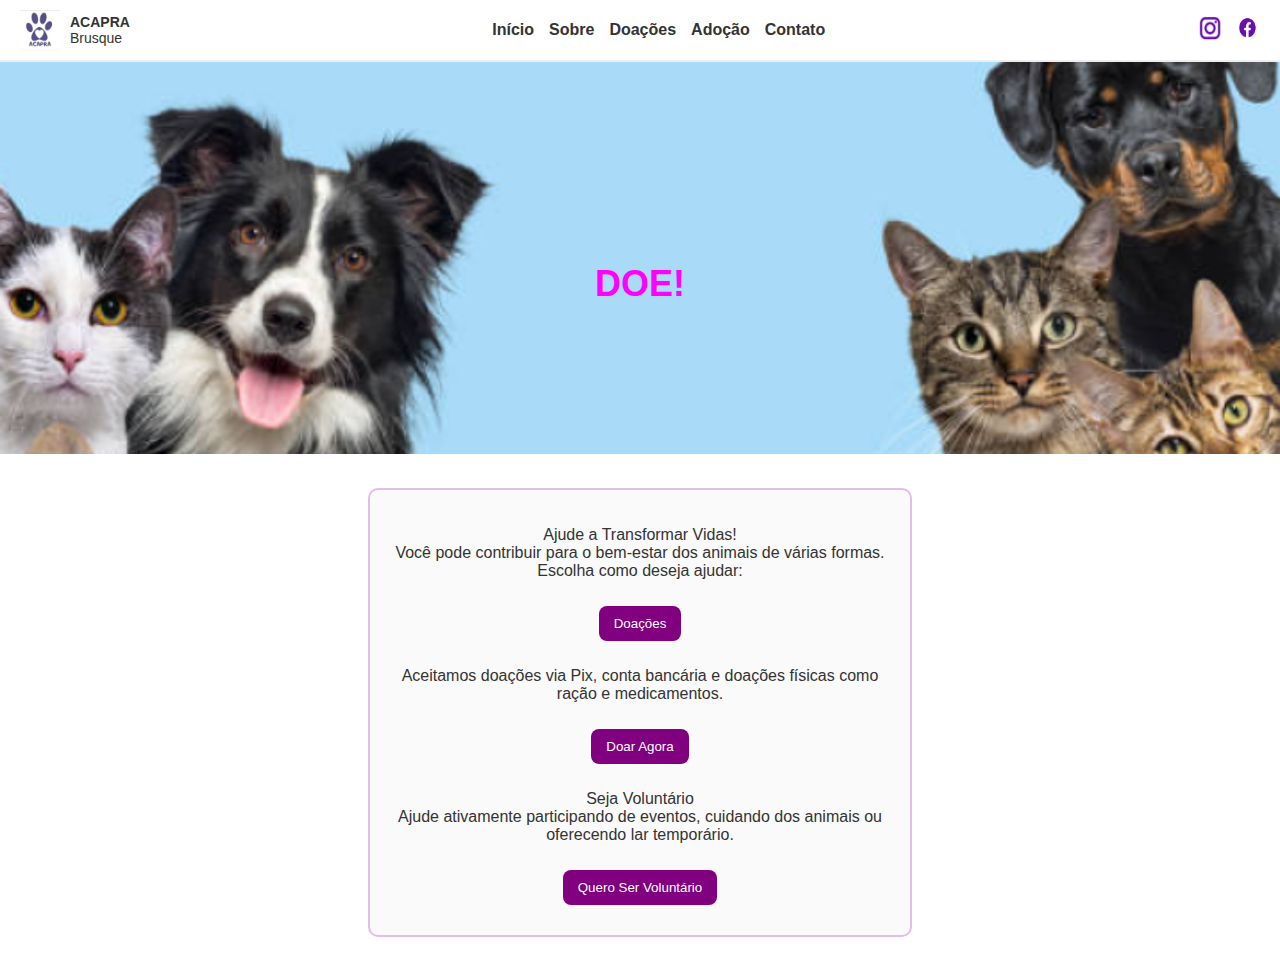
<file: DOE/index.html>
<!DOCTYPE html>
<html lang="pt-br">
<head>
  <meta charset="UTF-8">
  <meta name="viewport" content="width=device-width, initial-scale=1.0">
  <title>ACAPRA Brusque</title>
  <link rel="stylesheet" href="styles.css">
</head>
<body>
  <header>
    <div class="logo">
      <img src="imagens/logo_acapra.png" alt="Logo ACAPRA">
      <div class="logo-text">
        <strong>ACAPRA</strong><br>Brusque
      </div>
    </div>
    <nav>
      <ul>
        <li><a href="#">Início</a></li>
        <li><a href="#">Sobre</a></li>
        <li><a href="#">Doações</a></li>
        <li><a href="#">Adoção</a></li>
        <li><a href="#">Contato</a></li>
      </ul>
    </nav>
    <div class="social">
      <a href="#"><img src="imagens/insta_logo (1).png" alt="Instagram"></a>
      <a href="#"><img src="imagens/face_logo.png" alt="Facebook"></a>
    </div>
  </header>

  <section class="banner">
    <img src="imagens/logo_dog.png" alt="Animais">
    <h1>DOE!</h1>
  </section>

  <section class="content">
    <p>Ajude a Transformar Vidas!<br>
    Você pode contribuir para o bem-estar dos animais de várias formas. Escolha como deseja ajudar:</p>
    
    <button onclick="acao('doacoes')">Doações</button>
    
    <p>Aceitamos doações via Pix, conta bancária e doações físicas como ração e medicamentos.</p>
    
    <button onclick="acao('doar')">Doar Agora</button>
    
    <p>Seja Voluntário<br>
    Ajude ativamente participando de eventos, cuidando dos animais ou oferecendo lar temporário.</p>
    
    <button onclick="acao('voluntario')">Quero Ser Voluntário</button>
  </section>

  <script src="script.js"></script>
</body>
</html>
</file>
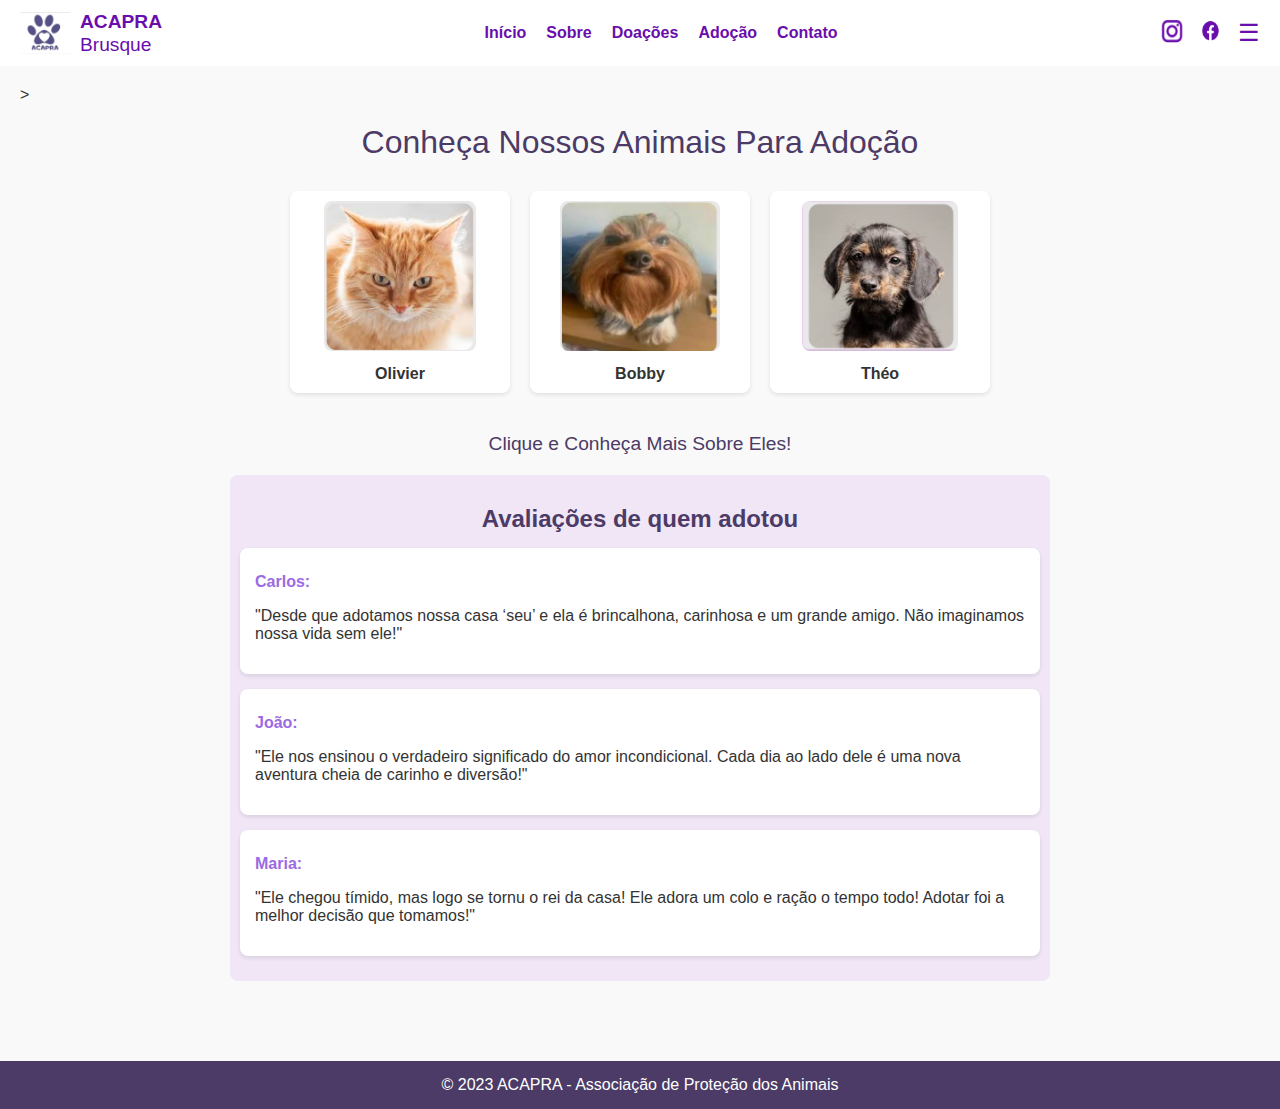
<file: ConhecaOsAnimais/ConhecaOsAnimais/index.html>
<!DOCTYPE html>
<html lang="pt-BR">
<head>
<meta charset="UTF-8" />
<meta name="viewport" content="width=device-width, initial-scale=1.0" />
<title>ACAPRA - Animais para Adoção</title>
<link rel="stylesheet" href="style.css" />
</head>
<body>

<header>
  <div class="header-logo">
    <img src="imagens/logo_acapra.png" alt="Logo ACAPRA" class="logo-img">
    <div class="logo-text">
      <strong>ACAPRA</strong><br>Brusque
    </div>
  </div>

  <nav>
    <a href="#">Início</a>
    <a href="#">Sobre</a>
    <a href="#">Doações</a>
    <a href="#">Adoção</a>
    <a href="#">Contato</a>
  </nav>

  <div class="header-icone">
    <a href="#"><img src="imagens/insta_logo (1).png" alt="Instagram" class="icone"></a>
    <a href="#"><img src="imagens/face_logo.png" alt="Facebook" class="icone"></a>
    <div class="menu-icone">&#9776;</div>
  </div>
</header>

<div style="padding:20px;">
    <!--FOTO COM OS ANIMAIS PARA ADOÇÃO-->>
  <div class="titulo">Conheça Nossos Animais Para Adoção</div>
  <div class="animais">
    <div class="animal">
      <img src="imagens/Oliver.png" alt="Oliver">
      <div class="nome">Olivier</div>
    </div>
    <div class="animal">
      <img src="imagens/Bobby.png" alt="Bobby">
      <div class="nome">Bobby</div>
    </div>
    <div class="animal">
      <img src="imagens/Thor.png" alt="Thor">
      <div class="nome">Théo</div>
    </div>
  </div>

  <div class="chamada">Clique e Conheça Mais Sobre Eles!</div>

  <!--AVALIAÇÕES DE PESSOAS QUE JÁ ADOTARAM-->
  <div class="avaliacoes">
    <h2>Avaliações de quem adotou</h2>
    <div class="avaliacao">
      <div class="nome">Carlos:</div>
      <p>"Desde que adotamos nossa casa ‘seu’ e ela é brincalhona, carinhosa e um grande amigo. Não imaginamos nossa vida sem ele!"</p>
    </div>
    <div class="avaliacao">
      <div class="nome">João:</div>
      <p>"Ele nos ensinou o verdadeiro significado do amor incondicional. Cada dia ao lado dele é uma nova aventura cheia de carinho e diversão!"</p>
    </div>
    <div class="avaliacao">
      <div class="nome">Maria:</div>
      <p>"Ele chegou tímido, mas logo se tornu o rei da casa! Ele adora um colo e ração o tempo todo! Adotar foi a melhor decisão que tomamos!"</p>
    </div>
  </div>
</div>

<footer>
  © 2023 ACAPRA - Associação de Proteção dos Animais
</footer>

</body>
</html>
</file>
<file: DOE/styles.css>
body {
  font-family: Arial, sans-serif;
  margin: 0;
  background-color: #fff;
  color: #333;
}

header {
  display: flex;
  justify-content: space-between;
  align-items: center;
  background: white;
  padding: 10px 20px;
  border-bottom: 2px solid #eee;
}

.logo {
  display: flex;
  align-items: center;
}

.logo img {
  width: 40px;
  height: 40px;
  margin-right: 10px;
}

.logo-text {
  font-size: 14px;
}

nav ul {
  display: flex;
  gap: 15px;
  list-style: none;
  padding: 0;
  margin: 0;
}

nav a {
  text-decoration: none;
  color: #333;
  font-weight: bold;
}

.social img {
  width: 24px;
  height: 24px;
  margin-left: 10px;
}

.banner {
  position: relative;
  text-align: center;
}

.banner img {
  width: 100%;
  height: auto;
}

.banner h1 {
  position: absolute;
  top: 50%;
  left: 50%;
  transform: translate(-50%, -50%);
  color: #ff00ff;
  font-size: 36px;
  font-weight: bold;
}

.content {
  max-width: 500px;
  margin: 30px auto;
  padding: 20px;
  border: 2px solid #e3bcec;
  border-radius: 10px;
  background-color: #fafafa;
  text-align: center;
}

button {
  background-color: purple;
  color: white;
  border: none;
  padding: 10px 15px;
  margin: 10px 0;
  border-radius: 8px;
  cursor: pointer;
}

button:hover {
  background-color: #5e0a5e;
}
</file>
<file: ConhecaOsAnimais/ConhecaOsAnimais/style.css>
body {
  font-family: Arial, sans-serif;
  margin: 0;
  background: #f9f9f9;
  color: #333;
}

/* Cabeçalho */
header {
  background: #ffffff; /* fundo branco */
  display: flex;
  align-items: center;
  justify-content: space-between;
  padding: 10px 20px;
  flex-wrap: wrap;
  position: relative;
}

/* Logo ACAPRA */
.header-logo {
  display: flex;
  align-items: center;
  gap: 10px;
  font-size: 1.2em;
  color: #6A0DAD; /* roxo */
}
.logo-img {
  width: 50px;
  height: auto;
}
.logo-text {
  line-height: 1.2em;
  color: #6A0DAD; /* roxo */
}

/* Menu central */
nav {
  display: flex;
  gap: 20px;
  flex: 1;
  justify-content: center;
}
nav a {
  color: #6A0DAD; /* roxo */
  text-decoration: none;
  font-weight: bold;
}

/* Ícones à direita */
.header-icone {
  display: flex;
  align-items: center;
  gap: 15px;
}
.icone {
  width: 24px;
  height: 24px;
}

.menu-icone {
  font-size: 24px;
  color: #6A0DAD; /* roxo */
  cursor: pointer;
}

/* Título principal */
.titulo {
  text-align: center;
  font-size: 2em;
  margin: 20px 0;
  color: #4b3b66;
}

/* Parte dos animais */
.animais {
  display: flex;
  justify-content: center;
  flex-wrap: wrap;
}
.animal {
  background: #fff;
  width: 200px;
  margin: 10px;
  padding: 10px;
  border-radius: 8px;
  box-shadow: 0 2px 4px rgba(0,0,0,0.1);
  text-align: center;
}
.animal img {
  height: 150px;
  object-fit: cover;
  border-radius: 8px;
}
.nome {
  font-weight: bold;
  margin-top: 10px;
}

/* Chamada */
.chamada {
  text-align: center;
  margin: 30px 0 10px;
  font-size: 1.2em;
  color: #4b3b66;
}

/* Avaliações */
.avaliacoes {
  max-width: 800px;
  margin: 20px auto;
  background: #f0e6f6;
  padding: 10px;
  border-radius: 8px;
}
.avaliacoes h2 {
  text-align: center;
  margin-bottom: 15px;
  color: #4b3b66;
}
.avaliacao {
  background: #fff;
  margin-bottom: 15px;
  padding: 15px;
  border-radius: 8px;
  box-shadow: 0 2px 4px rgba(0,0,0,0.1);
}
.avaliacao .nome {
  font-weight: bold;
  color: #9b6be2;
  margin-bottom: 10px;
}

/* Rodapé */
footer {
  background: #4b3b66;
  color: #fff;
  text-align: center;
  padding: 15px;
  margin-top: 40px;
}
</file>
